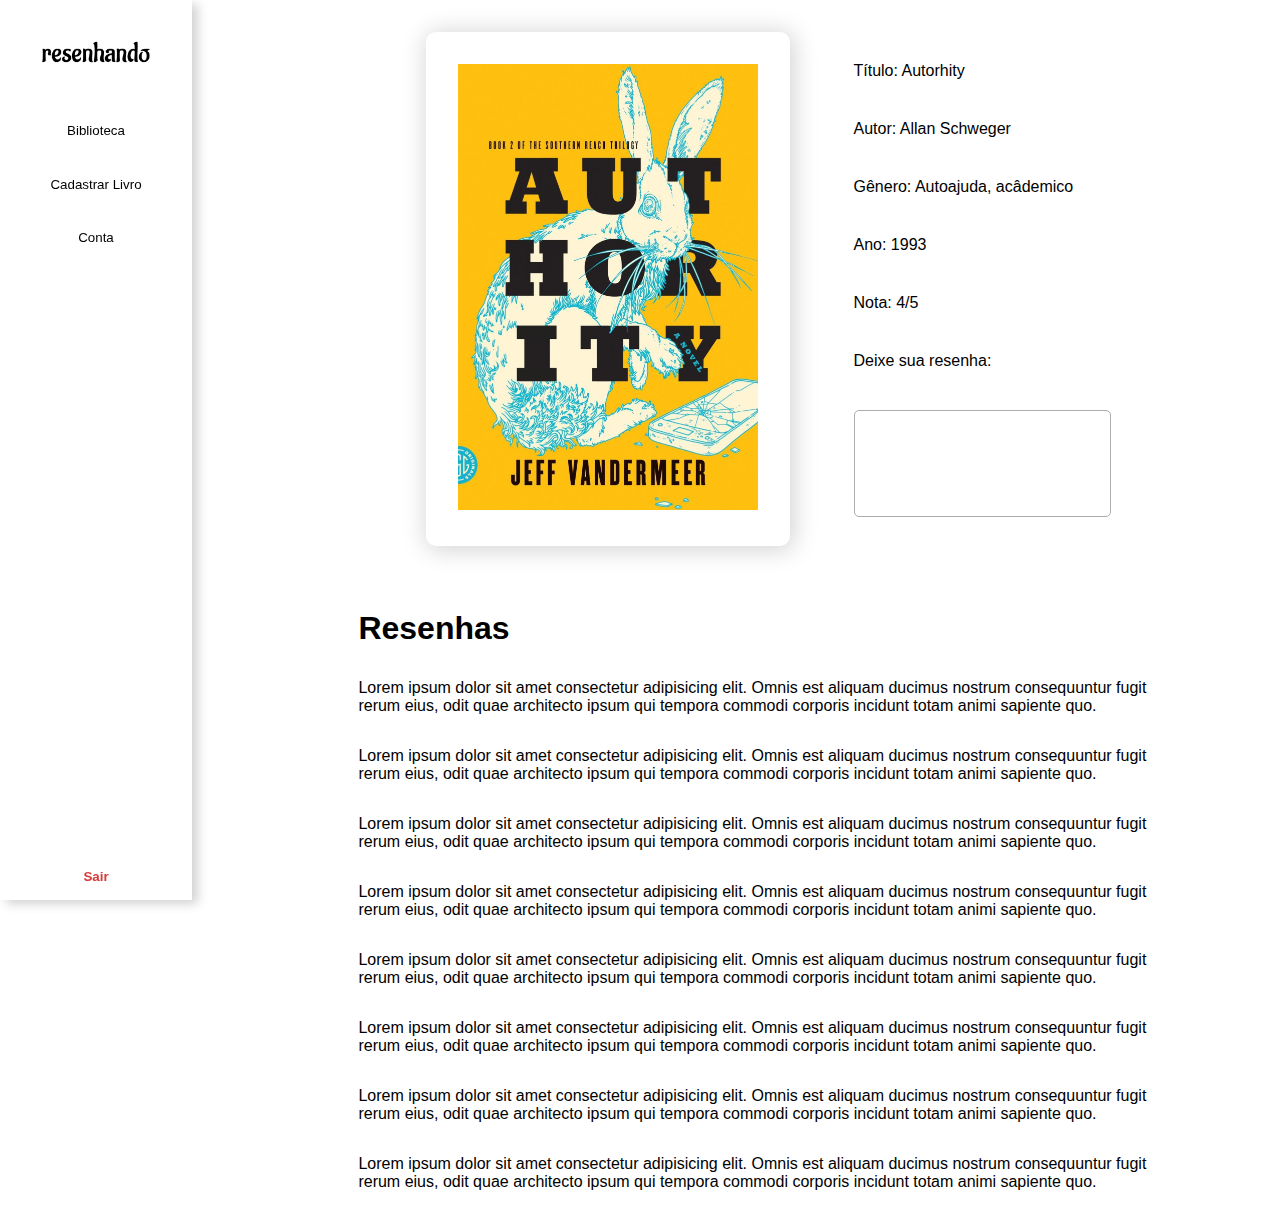
<file: book-page/index.html>
<!DOCTYPE html>
<html lang="en">

<head>
    <meta charset="UTF-8">
    <meta name="viewport" content="width=device-width, initial-scale=1.0">
    <title>Resenhando - Authority</title>
    <link rel="stylesheet" href="style.css">
</head>

<body>

    <aside>
        <div class="topSection">
            <img class="logo" src="../imagens/logo-light.png" alt="logoLight">

            <div class="buttonsContainer">
                <a href="../main-page/index.html">
                    <button class="navButton">Biblioteca</button>
                </a>

                <button class="navButton">Cadastrar Livro</button>
                <button class="navButton">Conta</button>
            </div>
        </div>

        <div class="bottomSection">
            <a href="../cadastro/index.html">
                <button class="logoutButton">Sair</button>
            </a>
        </div>
    </aside>

    <main>

        <div class="bookContainer">
            <div class="coverCard">
                <img class="bookCover" src="../imagens/book-one-full-quality.png" alt="livro-um">
            </div>

            <div class="bookInfo">
                <h4>Título: Autorhity</h4>
                <h4>Autor: Allan Schweger</h4>
                <h4>Gênero: Autoajuda, acâdemico</h4>
                <h4>Ano: 1993</h4>
                <h4>Nota: 4/5</h4>
                <h4>Deixe sua resenha:</h4>

                <textarea class="reviewArea" name="bookReview" id="bookReview" cols="30" rows="7"></textarea>
            </div>
        </div>

        <div class="reviewsContainer">

            <h1>Resenhas</h1>

            <p>Lorem ipsum dolor sit amet consectetur adipisicing elit. Omnis est aliquam ducimus nostrum consequuntur
                fugit rerum eius, odit quae architecto ipsum qui tempora commodi corporis incidunt totam animi sapiente
                quo.</p>

            <p>Lorem ipsum dolor sit amet consectetur adipisicing elit. Omnis est aliquam ducimus nostrum consequuntur
                fugit rerum eius, odit quae architecto ipsum qui tempora commodi corporis incidunt totam animi sapiente
                quo.</p>

            <p>Lorem ipsum dolor sit amet consectetur adipisicing elit. Omnis est aliquam ducimus nostrum consequuntur
                fugit rerum eius, odit quae architecto ipsum qui tempora commodi corporis incidunt totam animi sapiente
                quo.</p>

            <p>Lorem ipsum dolor sit amet consectetur adipisicing elit. Omnis est aliquam ducimus nostrum consequuntur
                fugit rerum eius, odit quae architecto ipsum qui tempora commodi corporis incidunt totam animi sapiente
                quo.</p>

            <p>Lorem ipsum dolor sit amet consectetur adipisicing elit. Omnis est aliquam ducimus nostrum consequuntur
                fugit rerum eius, odit quae architecto ipsum qui tempora commodi corporis incidunt totam animi sapiente
                quo.</p>

            <p>Lorem ipsum dolor sit amet consectetur adipisicing elit. Omnis est aliquam ducimus nostrum consequuntur
                fugit rerum eius, odit quae architecto ipsum qui tempora commodi corporis incidunt totam animi sapiente
                quo.</p>

            <p>Lorem ipsum dolor sit amet consectetur adipisicing elit. Omnis est aliquam ducimus nostrum consequuntur
                fugit rerum eius, odit quae architecto ipsum qui tempora commodi corporis incidunt totam animi sapiente
                quo.</p>

            <p>Lorem ipsum dolor sit amet consectetur adipisicing elit. Omnis est aliquam ducimus nostrum consequuntur
                fugit rerum eius, odit quae architecto ipsum qui tempora commodi corporis incidunt totam animi sapiente
                quo.</p>
        </div>

    </main>

</body>

</html>
</file>
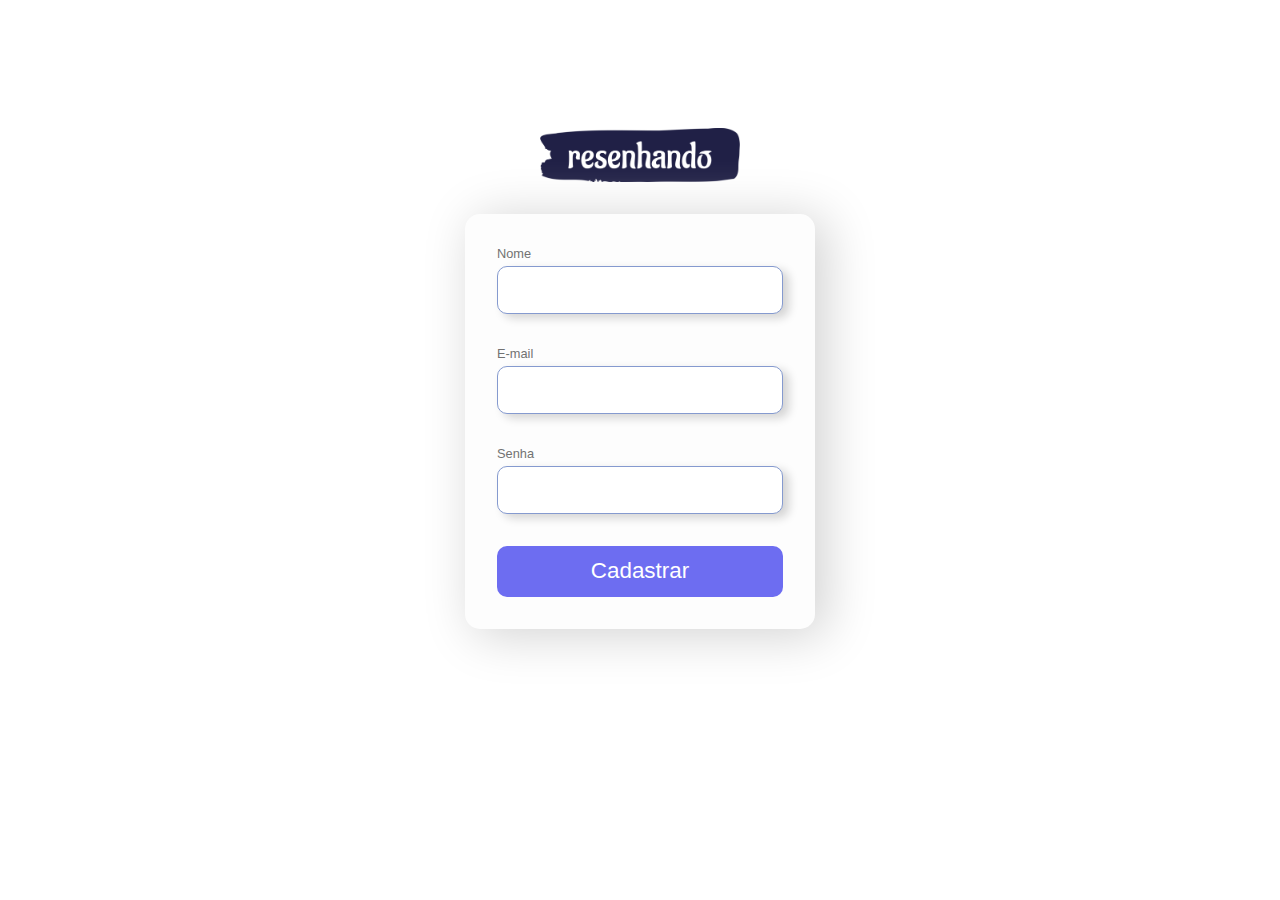
<file: cadastro/index.html>
<!DOCTYPE html>
<html lang="en">

<head>
    <meta charset="UTF-8">
    <meta name="viewport" content="width=device-width, initial-scale=1.0">
    <title>Resenhando - Cadastro</title>
    <link rel="stylesheet" href="style.css">
</head>

<body>

    <main>

        <img class="logo" src="../imagens/logo-dark.png" alt="logoDark">

        <div class="formContainer">

            <form class="formContent" action="#" submit.prevent>

                <label class="formLabel">
                    Nome
                    <input class="formInput" type="text" name="fullName" id="fullName">
                </label>

                <label class="formLabel">
                    E-mail
                    <input class="formInput" type="text" name="email" id="email">
                </label>

                <label class="formLabel">
                    Senha
                    <input class="formInput" type="text" name="password" id="password">
                </label>

                <a class="registerBtn" href="../main-page/index.html">Cadastrar</a>

            </form>

        </div>

    </main>
</body>

</html>
</file>
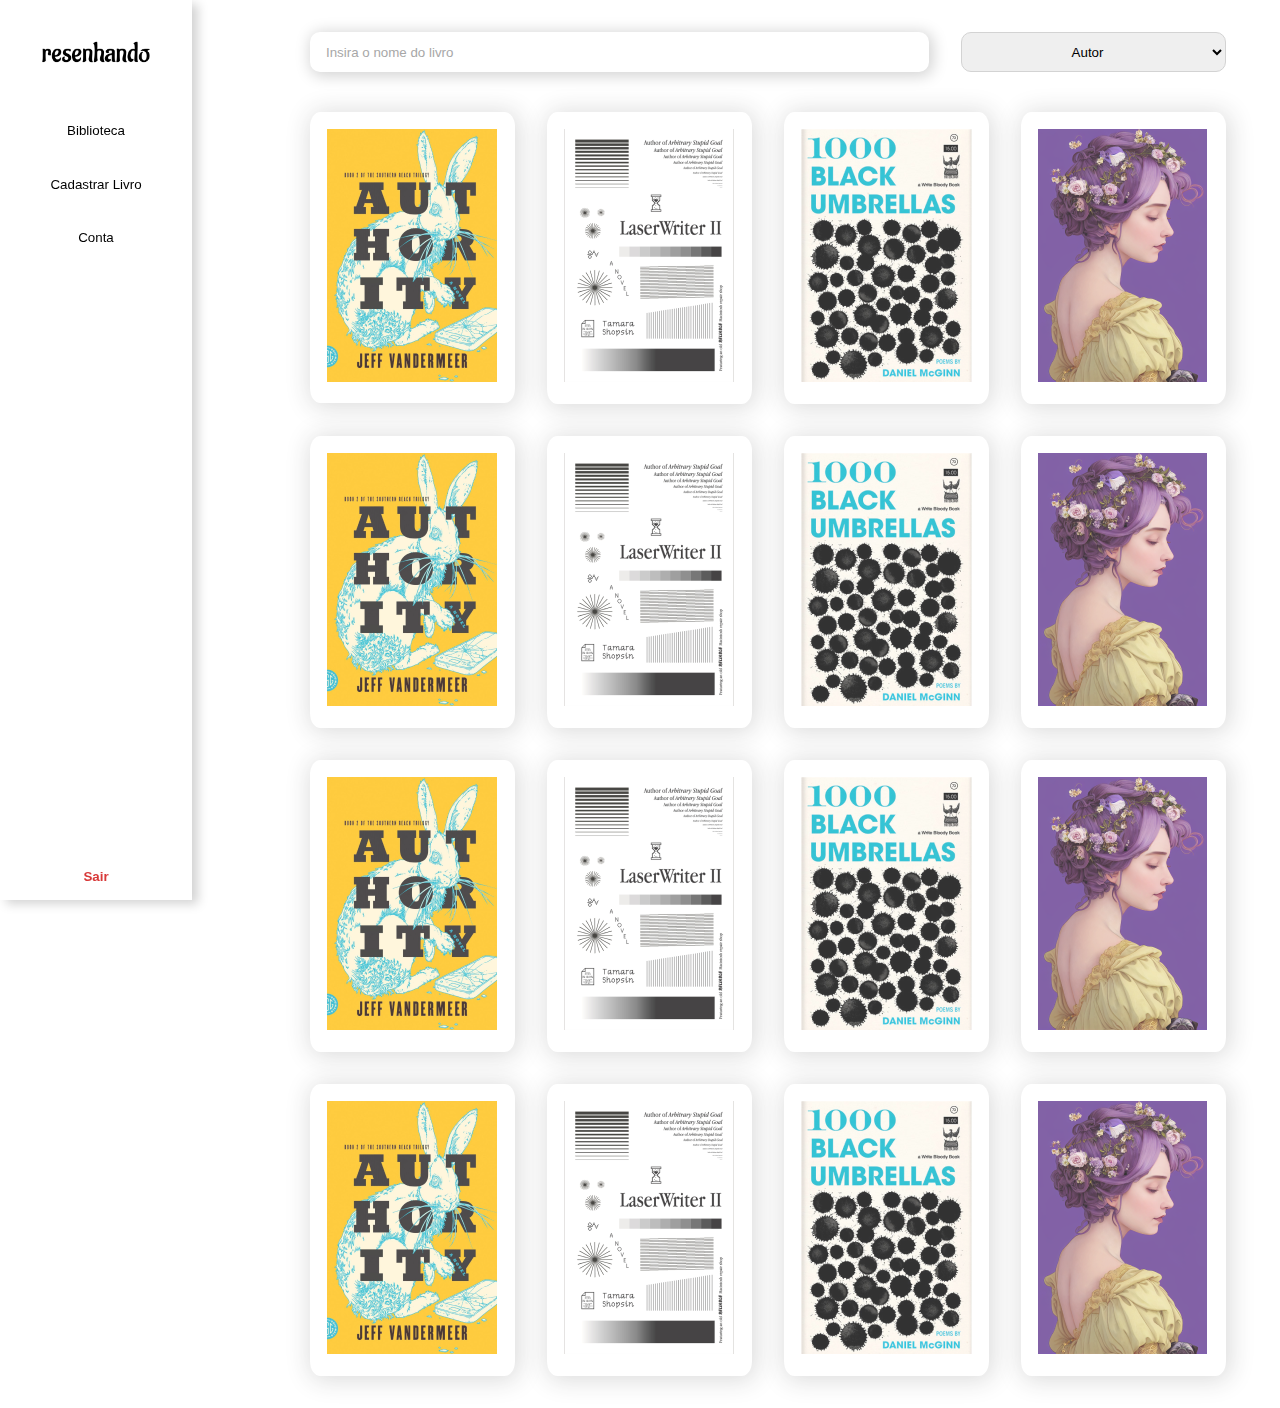
<file: main-page/index.html>
<!DOCTYPE html>
<html lang="en">

<head>
    <meta charset="UTF-8">
    <meta name="viewport" content="width=device-width, initial-scale=1.0">
    <title>Resenhando - Biblioteca</title>
    <link rel="stylesheet" href="style.css">
</head>

<body>

    <aside>
        <div class="topSection">
            <img class="logo" src="../imagens/logo-light.png" alt="logoLight">

            <div class="buttonsContainer">
                <button class="navButton">Biblioteca</button>
                <button class="navButton">Cadastrar Livro</button>
                <button class="navButton">Conta</button>
            </div>
        </div>

        <div class="bottomSection">
            <a href="../cadastro/index.html">
                <button class="logoutButton">Sair</button>
            </a>
        </div>
    </aside>

    <main>

        <div class="filtersContainter">
            <input class="searchBar" type="text" placeholder="Insira o nome do livro">

            <select class="filterOptions" name="filters" id="filters">
                <option value="writer">Autor</option>
                <option value="title">Título</option>
                <option value="score">Nota</option>
            </select>
        </div>

        <div class="cardsContainer">
            <a href="../book-page/index.html">
                <div class="card">
                    <img class="bookCover" src="../imagens/book-one.png" alt="livro-um">
                </div>
            </a>

            <div class="card">
                <img class="bookCover" src="../imagens/book-two.png" alt="livro-dois">
            </div>

            <div class="card">
                <img class="bookCover" src="../imagens/book-three.png" alt="livro-tres">
            </div>

            <div class="card">
                <img class="bookCover" src="../imagens/book-four.png" alt="livro-quatro">
            </div>

            <div class="card">
                <img class="bookCover" src="../imagens/book-one.png" alt="livro-um">
            </div>

            <div class="card">
                <img class="bookCover" src="../imagens/book-two.png" alt="livro-dois">
            </div>

            <div class="card">
                <img class="bookCover" src="../imagens/book-three.png" alt="livro-tres">
            </div>

            <div class="card">
                <img class="bookCover" src="../imagens/book-four.png" alt="livro-quatro">
            </div>

            <div class="card">
                <img class="bookCover" src="../imagens/book-one.png" alt="livro-um">
            </div>

            <div class="card">
                <img class="bookCover" src="../imagens/book-two.png" alt="livro-dois">
            </div>

            <div class="card">
                <img class="bookCover" src="../imagens/book-three.png" alt="livro-tres">
            </div>

            <div class="card">
                <img class="bookCover" src="../imagens/book-four.png" alt="livro-quatro">
            </div>

            <div class="card">
                <img class="bookCover" src="../imagens/book-one.png" alt="livro-um">
            </div>

            <div class="card">
                <img class="bookCover" src="../imagens/book-two.png" alt="livro-dois">
            </div>

            <div class="card">
                <img class="bookCover" src="../imagens/book-three.png" alt="livro-tres">
            </div>

            <div class="card">
                <img class="bookCover" src="../imagens/book-four.png" alt="livro-quatro">
            </div>
        </div>

    </main>

</body>

</html>
</file>
<file: book-page/style.css>
* {
    margin: 0;
    padding: 0;
    box-sizing: border-box;
}

body {
    
    font-family: Arial, Helvetica, sans-serif;
    display: grid;
    grid-template-columns: repeat(5, 1fr);
    grid-template-areas: 
        "aside main main main main"
    ;
}

aside {
    grid-area: aside;
    display: flex;
    flex-direction: column;
    justify-content: space-between;
    align-items: center;
    padding: 0.5rem 0 0;
    box-shadow: 6px 4px 10px #d3d3d3;
    height: 100dvh;
    position: fixed;
    width: 15%;
}

.logo {
    margin: 1.5rem auto 1rem;
    width: 150px;
}

.topSection {
    width: 100%;
    display: flex;
    flex-direction: column;
    gap: 1rem;
}

.navButton {
    padding: 1.2rem;
    margin: 0 auto;
    text-align: center;
    width: 100%;
    background-color: white;
    border: none;
    transition: all 200ms ease-in-out;
}

.navButton:hover {
    background-color: #e2e2e2;
    cursor: pointer;
}

.bottomSection {
    width: 100%;
}

.logoutButton {
    color: #d83939;
    padding: 1rem;
    margin: 0 auto;
    text-align: center;
    width: 100%;
    background-color: white;
    border: none;
    transition: all 200ms ease-in-out;
    font-weight: 600;
}

.logoutButton:hover {
    background-color: #fab3b3;
    cursor: pointer;
}

main {
    grid-area: main;
    margin: 2rem auto;
    display: flex;
    flex-direction: column;
    max-width: 80%;
    gap: 4rem;
}

.bookContainer {
    display: flex;
    gap: 4rem;
    margin: 0 auto;
}

.coverCard {
    padding: 2rem;
    box-shadow: 2px 2px 25px 2px #d3d3d3;
    border-radius: 10px;
}

.bookCover {
    width: 300px;
}

.bookInfo {
    display: flex;
    flex-direction: column;
    gap: 2.5rem;
    justify-content: center;
}

h4 {
    font-weight: 500;
}

.reviewArea {
    resize: none;
    outline: none;
    border: 1px solid #acacac;
    border-radius: 5px;
}

.reviewsContainer {
    display: flex;
    flex-direction: column;
    gap: 2rem;
}
</file>
<file: cadastro/style.css>
* {
    margin: 0;
    padding: 0;
    box-sizing: border-box;
}

body {
    font-family: Arial, Helvetica, sans-serif;
    background-color: #FFF;
    display: flex;
    justify-content: space-between;
}

main {
    display: flex;
    margin: 8rem auto;
    flex-direction: column;
    gap: 2rem;
}

.formContainer {
    width: 350px;
    background-color: #FDFDFD;
    border-radius: 15px;
    padding: 2rem;
    box-shadow: 10px 5px 50px 2px lightgray;
}

.formContent {
    display: flex;
    flex-direction: column;
    gap: 2rem;
}

.formLabel {
    display: flex;
    flex-direction: column;
    gap: 5px;
    font-size: 0.8rem;
    color: #727272;
}

.formInput {
    border: 1px solid #859ACF;
    box-shadow: 6px 4px 10px lightgray;
    height: 3rem;
    border-radius: 10px;
    padding: 5px;
    outline: none;
}

.registerBtn {
    padding: 0.8rem;
    margin: 0 auto;
    text-align: center;
    width: 100%;
    border-radius: 10px;
    color: white;
    text-decoration: none;
    font-size: 1.4rem;
    background-color: #6D6DF1;
}

.logo {
    margin: 0 auto;
    width: 200px;
}
</file>
<file: main-page/style.css>
* {
    margin: 0;
    padding: 0;
    box-sizing: border-box;
}

body {
    
    font-family: Arial, Helvetica, sans-serif;
    display: grid;
    grid-template-columns: repeat(5, 1fr);
    grid-template-areas: 
        "aside main main main main"
    ;
}

aside {
    grid-area: aside;
    display: flex;
    flex-direction: column;
    justify-content: space-between;
    align-items: center;
    padding: 0.5rem 0 0;
    box-shadow: 6px 4px 10px #d3d3d3;
    height: 100dvh;
    position: fixed;
    width: 15%;
}

.logo {
    margin: 1.5rem auto 1rem;
    width: 150px;
}

.topSection {
    width: 100%;
    display: flex;
    flex-direction: column;
    gap: 1rem;
}

.navButton {
    padding: 1.2rem;
    margin: 0 auto;
    text-align: center;
    width: 100%;
    background-color: white;
    border: none;
    transition: all 200ms ease-in-out;
}

.navButton:hover {
    background-color: #e2e2e2;
    cursor: pointer;
}

.bottomSection {
    width: 100%;
}

.logoutButton {
    color: #d83939;
    padding: 1rem;
    margin: 0 auto;
    text-align: center;
    width: 100%;
    background-color: white;
    border: none;
    transition: all 200ms ease-in-out;
    font-weight: 600;
}

.logoutButton:hover {
    background-color: #fab3b3;
    cursor: pointer;
}

main {
    grid-area: main;
    margin: 2rem auto;
    display: flex;
    flex-direction: column;
    gap: 2.5rem;
}

.cardsContainer {
    display: grid;
    grid-template-columns: repeat(4, 1fr);
    gap: 2rem;
}

.card {
    border: 1px solid transparent;
    box-shadow: 2px 2px 25px 2px #d3d3d3;
    padding: 1rem;
    border-radius: 5%;
    transition: all 200ms ease-in-out;
    opacity: 80%;
}

.card:hover {
    opacity: 100%;
    cursor: pointer;
}

.filtersContainter {
    display: flex;
    gap: 2rem;
    justify-content: space-between;
}

.searchBar {
    width: 70%;
    height: 2.5rem;
    border-radius: 10px;
    border: none;
    box-shadow: 2px 2px 15px 2px #d3d3d3;
    padding: 1rem;
    outline: none;
}

.searchBar::placeholder {
    color: #a7a7a7;
}

.filterOptions {
    width: 30%;
    text-align: center;
    border-radius: 10px;
    border: 1px solid #d3d3d3;
}
</file>
